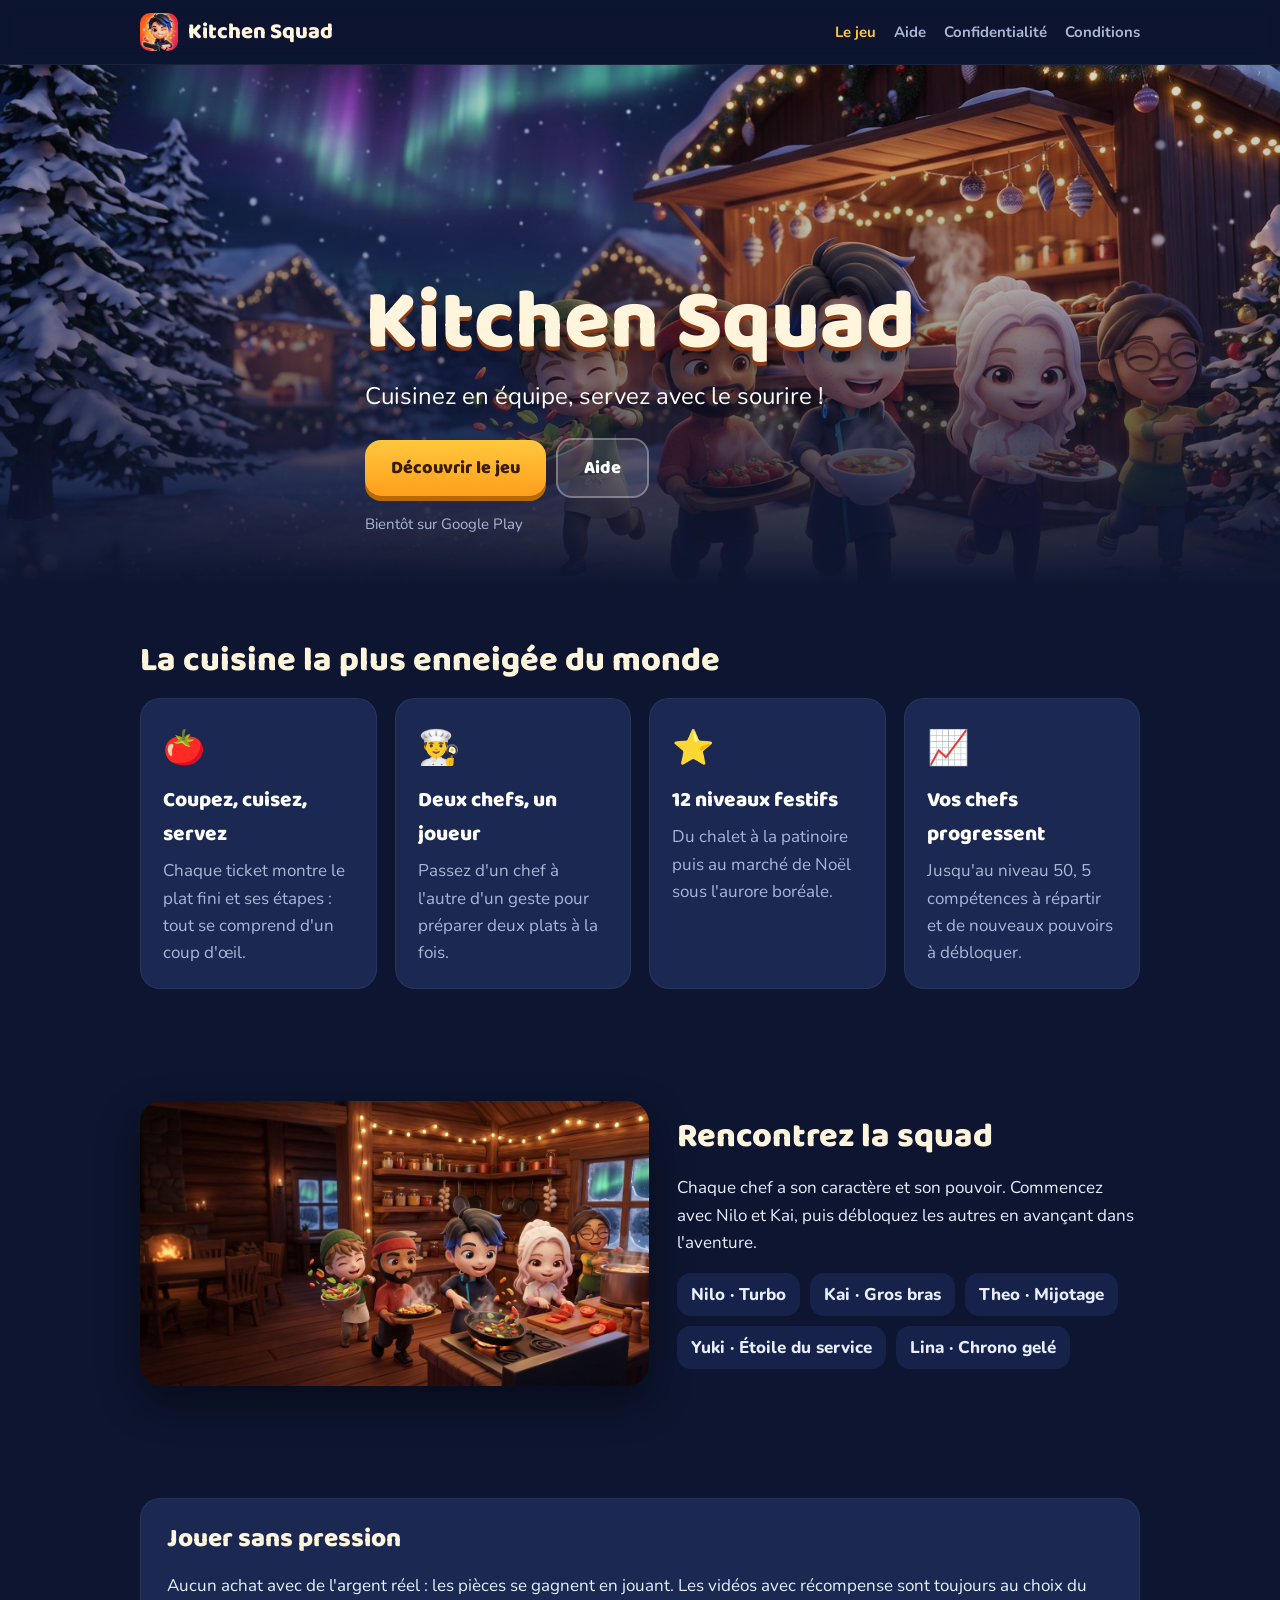
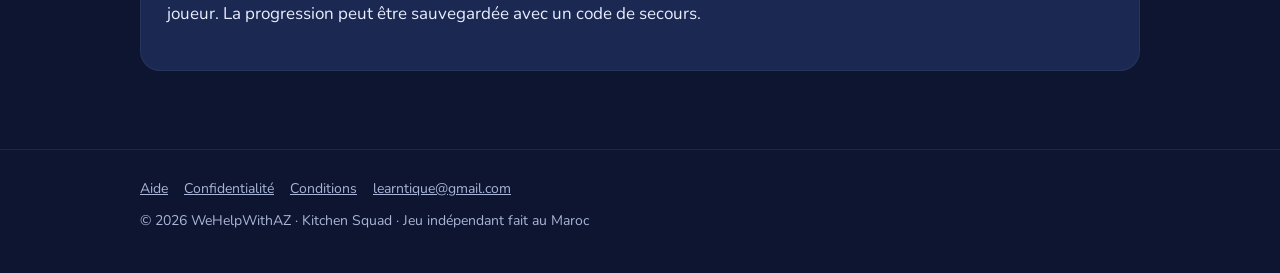
<file: index.html>
<!doctype html><html lang="fr"><head><meta charset="utf-8"><meta name="viewport" content="width=device-width,initial-scale=1"><link rel="icon" href="assets/favicon.png"><link rel="preconnect" href="https://fonts.googleapis.com"><link href="https://fonts.googleapis.com/css2?family=Baloo+2:wght@700;800&family=Nunito:wght@400;700;800&display=swap" rel="stylesheet"><link rel="stylesheet" href="assets/style.css"><title>Kitchen Squad · Cuisine en équipe</title><meta name="description" content="Kitchen Squad : jeu de cuisine coopératif au Pôle Nord. Coupez, cuisez, servez et devenez des chefs légendaires."></head><body>
<header class="top"><div class="wrap"><a class="brand" href="./"><img src="assets/icon.png" alt="">Kitchen Squad</a><nav><a href="./" class="on">Le jeu</a><a href="support.html" >Aide</a><a href="privacy.html" >Confidentialité</a><a href="terms.html" >Conditions</a></nav></div></header>
<div class="hero"><div class="wrap"><h1>Kitchen Squad</h1><p class="tag">Cuisinez en équipe, servez avec le sourire !</p><a class="btn" href="#jeu">Découvrir le jeu</a><a class="btn ghost" href="support.html">Aide</a><br><span class="soon">Bientôt sur Google Play</span></div></div>
<main>
<section id="jeu"><div class="wrap"><h2>La cuisine la plus enneigée du monde</h2><div class="grid">
<div class="feat"><div class="ico">🍅</div><h3>Coupez, cuisez, servez</h3><p>Chaque ticket montre le plat fini et ses étapes : tout se comprend d'un coup d'œil.</p></div>
<div class="feat"><div class="ico">👨‍🍳</div><h3>Deux chefs, un joueur</h3><p>Passez d'un chef à l'autre d'un geste pour préparer deux plats à la fois.</p></div>
<div class="feat"><div class="ico">⭐</div><h3>12 niveaux festifs</h3><p>Du chalet à la patinoire puis au marché de Noël sous l'aurore boréale.</p></div>
<div class="feat"><div class="ico">📈</div><h3>Vos chefs progressent</h3><p>Jusqu'au niveau 50, 5 compétences à répartir et de nouveaux pouvoirs à débloquer.</p></div>
</div></div></section>
<section><div class="wrap split"><img src="assets/kitchen.jpg" alt="Les chefs de Kitchen Squad en cuisine"><div><h2>Rencontrez la squad</h2><p>Chaque chef a son caractère et son pouvoir. Commencez avec Nilo et Kai, puis débloquez les autres en avançant dans l'aventure.</p><div class="chefs"><span class="chef">Nilo · Turbo</span><span class="chef">Kai · Gros bras</span><span class="chef">Theo · Mijotage</span><span class="chef">Yuki · Étoile du service</span><span class="chef">Lina · Chrono gelé</span></div></div></div></section>
<section><div class="wrap"><div class="card"><h2>Jouer sans pression</h2><p>Aucun achat avec de l'argent réel : les pièces se gagnent en jouant. Les vidéos avec récompense sont toujours au choix du joueur. La progression peut être sauvegardée avec un code de secours.</p></div></div></section>
</main><footer><div class="wrap"><a href="support.html">Aide</a><a href="privacy.html">Confidentialité</a><a href="terms.html">Conditions</a><a href="mailto:learntique@gmail.com">learntique@gmail.com</a><div style="margin-top:10px">© 2026 WeHelpWithAZ · Kitchen Squad · Jeu indépendant fait au Maroc</div></div></footer></body></html>
</file>
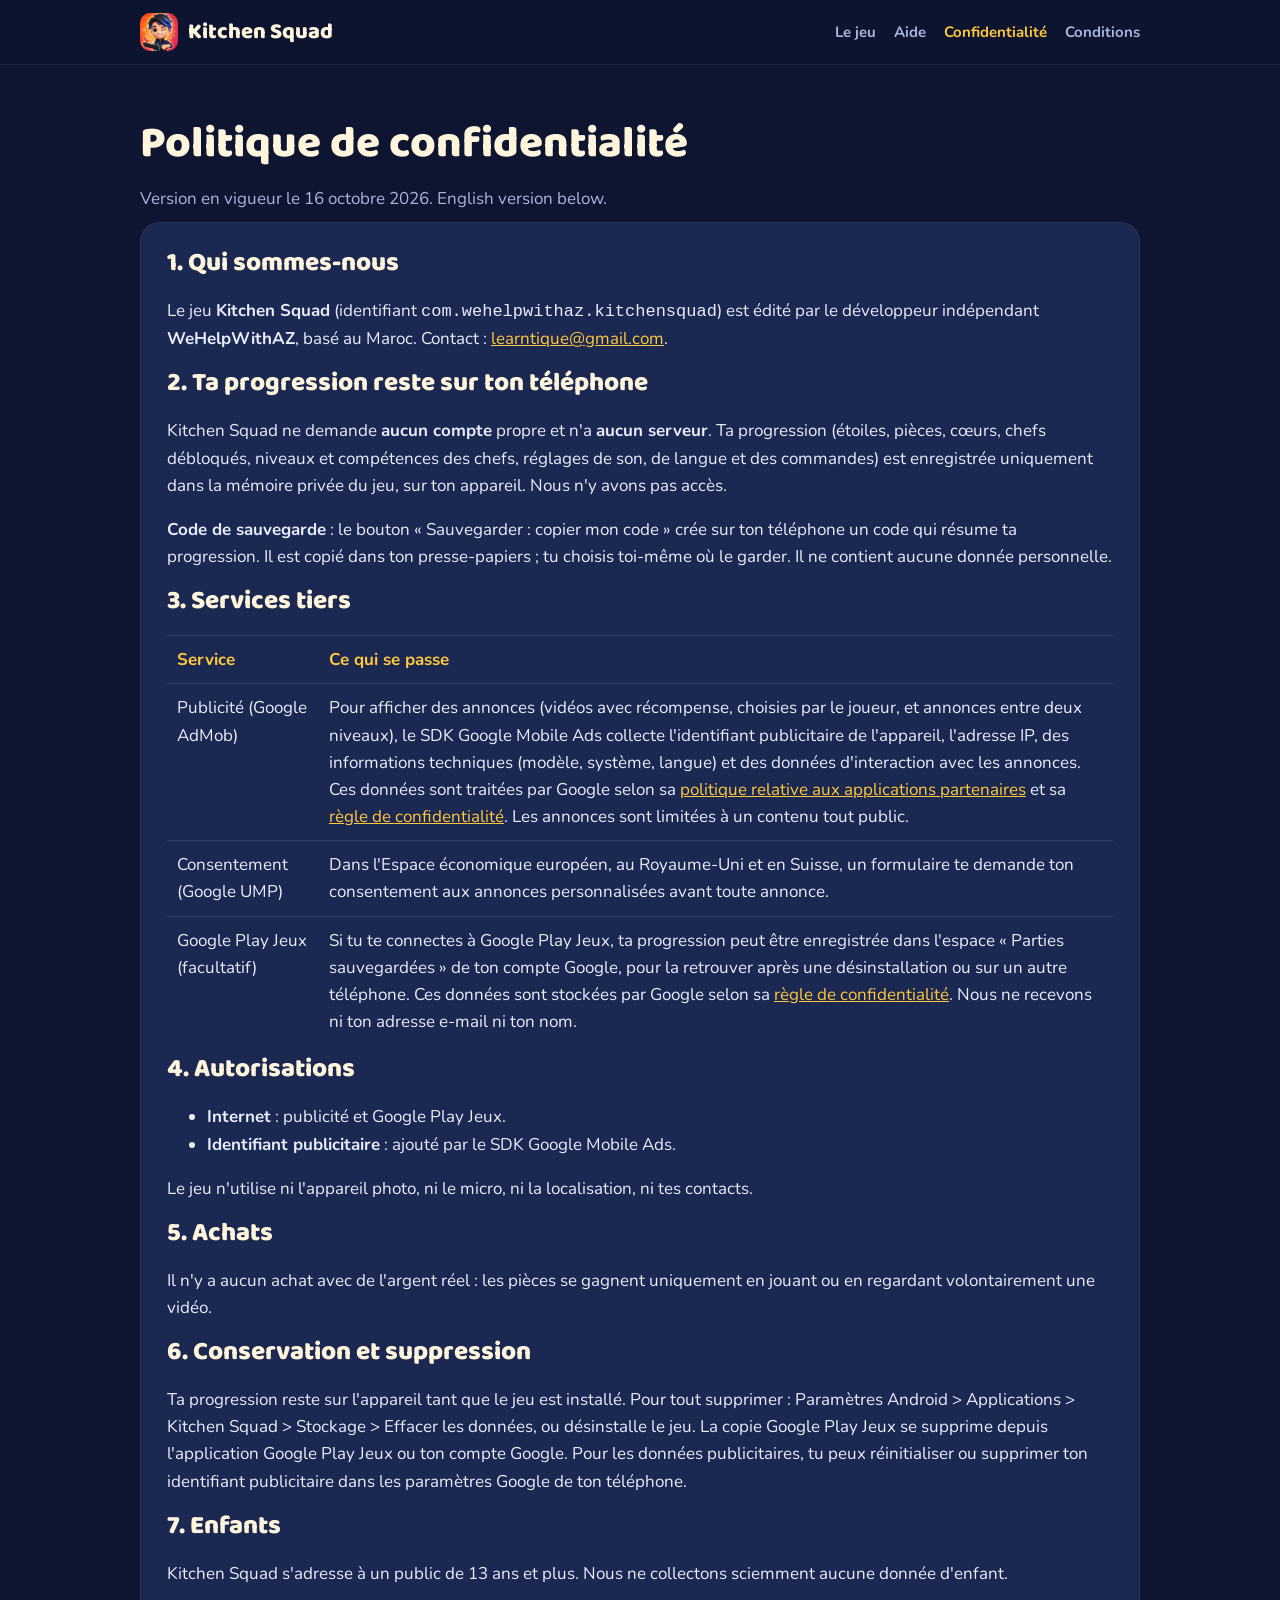
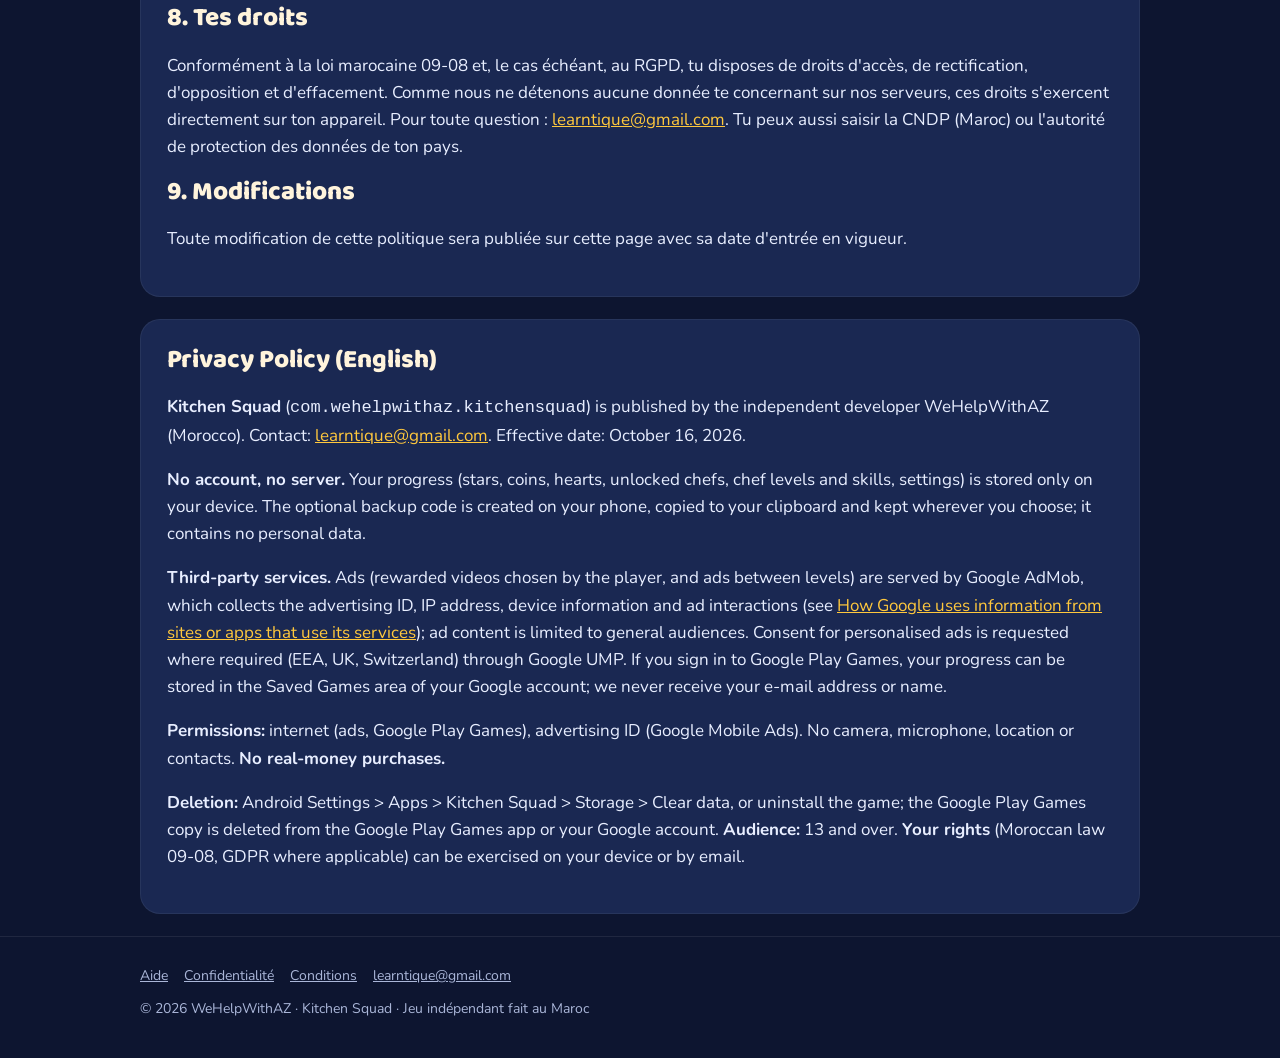
<file: privacy.html>
<!doctype html><html lang="fr"><head><meta charset="utf-8"><meta name="viewport" content="width=device-width,initial-scale=1"><link rel="icon" href="assets/favicon.png"><link rel="preconnect" href="https://fonts.googleapis.com"><link href="https://fonts.googleapis.com/css2?family=Baloo+2:wght@700;800&family=Nunito:wght@400;700;800&display=swap" rel="stylesheet"><link rel="stylesheet" href="assets/style.css"><title>Confidentialité · Kitchen Squad</title><meta name="description" content="Politique de confidentialité du jeu Kitchen Squad."></head><body><header class="top"><div class="wrap"><a class="brand" href="./"><img src="assets/icon.png" alt="">Kitchen Squad</a><nav><a href="./">Le jeu</a><a href="support.html">Aide</a><a href="privacy.html" class="on">Confidentialité</a><a href="terms.html">Conditions</a></nav></div></header><main class="wrap"><div class="page-head"><h1>Politique de confidentialité</h1><p>Version en vigueur le 16 octobre 2026. English version below.</p></div>
<div class="card">
<h2 style="margin-top:0">1. Qui sommes-nous</h2>
<p>Le jeu <strong>Kitchen Squad</strong> (identifiant <code>com.wehelpwithaz.kitchensquad</code>) est édité par le développeur indépendant <strong>WeHelpWithAZ</strong>, basé au Maroc. Contact : <a href="mailto:learntique@gmail.com">learntique@gmail.com</a>.</p>

<h2>2. Ta progression reste sur ton téléphone</h2>
<p>Kitchen Squad ne demande <strong>aucun compte</strong> propre et n'a <strong>aucun serveur</strong>. Ta progression (étoiles, pièces, cœurs, chefs débloqués, niveaux et compétences des chefs, réglages de son, de langue et des commandes) est enregistrée uniquement dans la mémoire privée du jeu, sur ton appareil. Nous n'y avons pas accès.</p>
<p><strong>Code de sauvegarde</strong> : le bouton « Sauvegarder : copier mon code » crée sur ton téléphone un code qui résume ta progression. Il est copié dans ton presse-papiers ; tu choisis toi-même où le garder. Il ne contient aucune donnée personnelle.</p>

<h2>3. Services tiers</h2>
<table>
<tr><th>Service</th><th>Ce qui se passe</th></tr>
<tr><td>Publicité (Google AdMob)</td><td>Pour afficher des annonces (vidéos avec récompense, choisies par le joueur, et annonces entre deux niveaux), le SDK Google Mobile Ads collecte l'identifiant publicitaire de l'appareil, l'adresse IP, des informations techniques (modèle, système, langue) et des données d'interaction avec les annonces. Ces données sont traitées par Google selon sa <a href="https://policies.google.com/technologies/partner-sites">politique relative aux applications partenaires</a> et sa <a href="https://policies.google.com/privacy">règle de confidentialité</a>. Les annonces sont limitées à un contenu tout public.</td></tr>
<tr><td>Consentement (Google UMP)</td><td>Dans l'Espace économique européen, au Royaume-Uni et en Suisse, un formulaire te demande ton consentement aux annonces personnalisées avant toute annonce.</td></tr>
<tr><td>Google Play Jeux (facultatif)</td><td>Si tu te connectes à Google Play Jeux, ta progression peut être enregistrée dans l'espace « Parties sauvegardées » de ton compte Google, pour la retrouver après une désinstallation ou sur un autre téléphone. Ces données sont stockées par Google selon sa <a href="https://policies.google.com/privacy">règle de confidentialité</a>. Nous ne recevons ni ton adresse e-mail ni ton nom.</td></tr>
</table>

<h2>4. Autorisations</h2>
<ul>
<li><strong>Internet</strong> : publicité et Google Play Jeux.</li>
<li><strong>Identifiant publicitaire</strong> : ajouté par le SDK Google Mobile Ads.</li>
</ul>
<p>Le jeu n'utilise ni l'appareil photo, ni le micro, ni la localisation, ni tes contacts.</p>

<h2>5. Achats</h2>
<p>Il n'y a aucun achat avec de l'argent réel : les pièces se gagnent uniquement en jouant ou en regardant volontairement une vidéo.</p>

<h2>6. Conservation et suppression</h2>
<p>Ta progression reste sur l'appareil tant que le jeu est installé. Pour tout supprimer : Paramètres Android &gt; Applications &gt; Kitchen Squad &gt; Stockage &gt; Effacer les données, ou désinstalle le jeu. La copie Google Play Jeux se supprime depuis l'application Google Play Jeux ou ton compte Google. Pour les données publicitaires, tu peux réinitialiser ou supprimer ton identifiant publicitaire dans les paramètres Google de ton téléphone.</p>

<h2>7. Enfants</h2>
<p>Kitchen Squad s'adresse à un public de 13 ans et plus. Nous ne collectons sciemment aucune donnée d'enfant.</p>

<h2>8. Tes droits</h2>
<p>Conformément à la loi marocaine 09-08 et, le cas échéant, au RGPD, tu disposes de droits d'accès, de rectification, d'opposition et d'effacement. Comme nous ne détenons aucune donnée te concernant sur nos serveurs, ces droits s'exercent directement sur ton appareil. Pour toute question : <a href="mailto:learntique@gmail.com">learntique@gmail.com</a>. Tu peux aussi saisir la CNDP (Maroc) ou l'autorité de protection des données de ton pays.</p>

<h2>9. Modifications</h2>
<p>Toute modification de cette politique sera publiée sur cette page avec sa date d'entrée en vigueur.</p>
</div>

<div class="card" lang="en">
<h2 style="margin-top:0">Privacy Policy (English)</h2>
<p><strong>Kitchen Squad</strong> (<code>com.wehelpwithaz.kitchensquad</code>) is published by the independent developer WeHelpWithAZ (Morocco). Contact: <a href="mailto:learntique@gmail.com">learntique@gmail.com</a>. Effective date: October 16, 2026.</p>
<p><strong>No account, no server.</strong> Your progress (stars, coins, hearts, unlocked chefs, chef levels and skills, settings) is stored only on your device. The optional backup code is created on your phone, copied to your clipboard and kept wherever you choose; it contains no personal data.</p>
<p><strong>Third-party services.</strong> Ads (rewarded videos chosen by the player, and ads between levels) are served by Google AdMob, which collects the advertising ID, IP address, device information and ad interactions (see <a href="https://policies.google.com/technologies/partner-sites">How Google uses information from sites or apps that use its services</a>); ad content is limited to general audiences. Consent for personalised ads is requested where required (EEA, UK, Switzerland) through Google UMP. If you sign in to Google Play Games, your progress can be stored in the Saved Games area of your Google account; we never receive your e-mail address or name.</p>
<p><strong>Permissions:</strong> internet (ads, Google Play Games), advertising ID (Google Mobile Ads). No camera, microphone, location or contacts. <strong>No real-money purchases.</strong></p>
<p><strong>Deletion:</strong> Android Settings &gt; Apps &gt; Kitchen Squad &gt; Storage &gt; Clear data, or uninstall the game; the Google Play Games copy is deleted from the Google Play Games app or your Google account. <strong>Audience:</strong> 13 and over. <strong>Your rights</strong> (Moroccan law 09-08, GDPR where applicable) can be exercised on your device or by email.</p>
</div>
</main><footer><div class="wrap"><a href="support.html">Aide</a><a href="privacy.html">Confidentialité</a><a href="terms.html">Conditions</a><a href="mailto:learntique@gmail.com">learntique@gmail.com</a><div style="margin-top:10px">© 2026 WeHelpWithAZ · Kitchen Squad · Jeu indépendant fait au Maroc</div></div></footer></body></html>
</file>
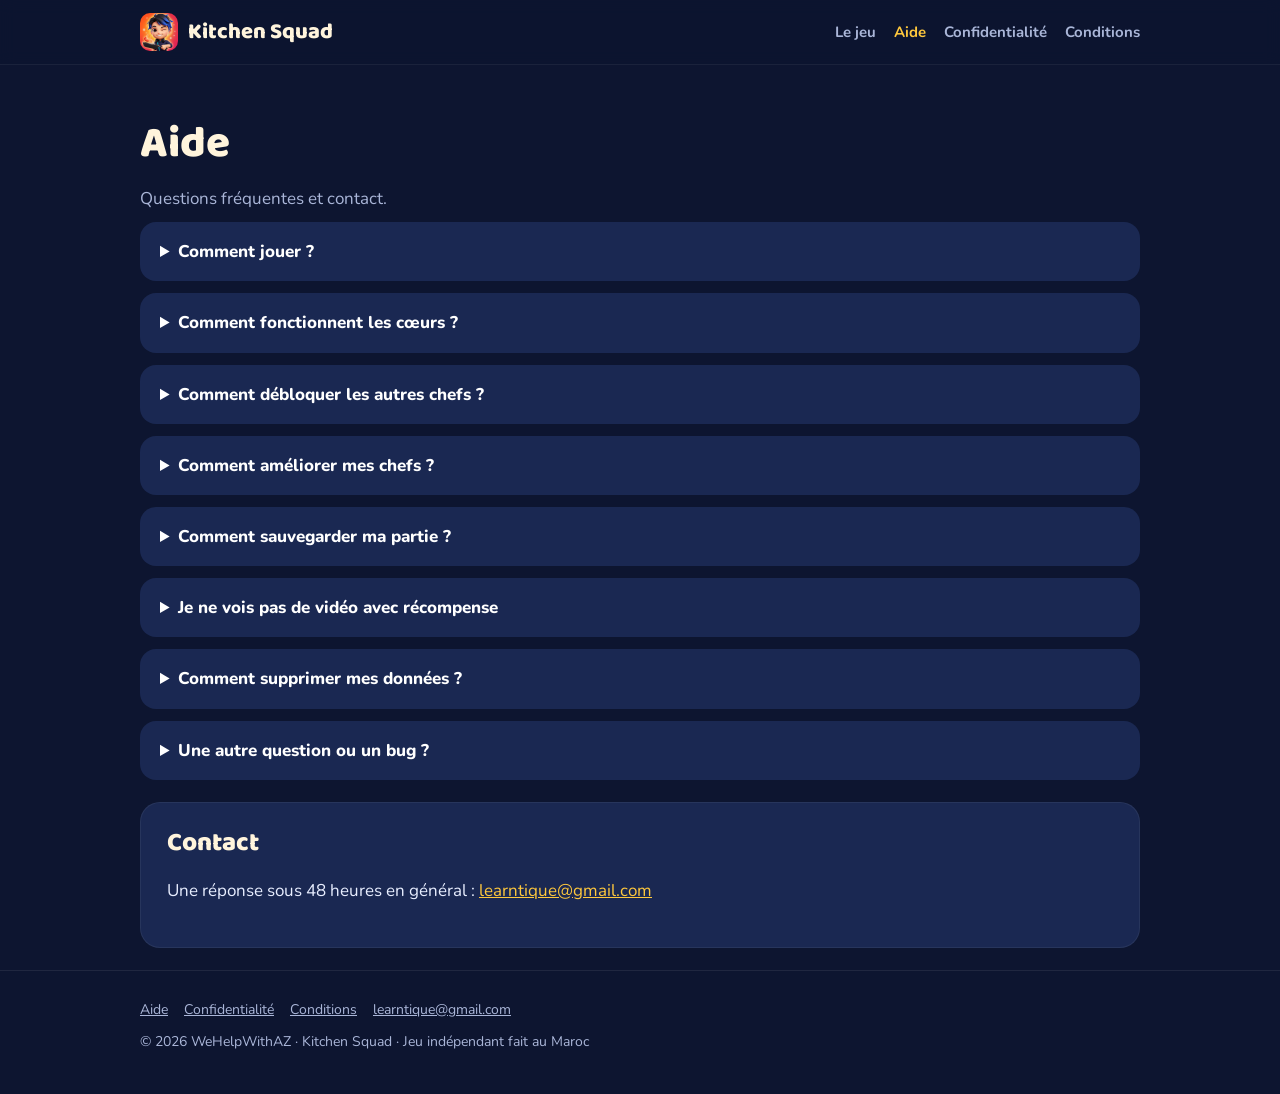
<file: support.html>
<!doctype html><html lang="fr"><head><meta charset="utf-8"><meta name="viewport" content="width=device-width,initial-scale=1"><link rel="icon" href="assets/favicon.png"><link rel="preconnect" href="https://fonts.googleapis.com"><link href="https://fonts.googleapis.com/css2?family=Baloo+2:wght@700;800&family=Nunito:wght@400;700;800&display=swap" rel="stylesheet"><link rel="stylesheet" href="assets/style.css"><title>Aide · Kitchen Squad</title><meta name="description" content="Aide et questions fréquentes du jeu Kitchen Squad."></head><body><header class="top"><div class="wrap"><a class="brand" href="./"><img src="assets/icon.png" alt="">Kitchen Squad</a><nav><a href="./">Le jeu</a><a href="support.html" class="on">Aide</a><a href="privacy.html">Confidentialité</a><a href="terms.html">Conditions</a></nav></div></header><main class="wrap"><div class="page-head"><h1>Aide</h1><p>Questions fréquentes et contact.</p></div><details><summary>Comment jouer ?</summary><p>Déplace ton chef avec le joystick à gauche. Le bouton main prend, pose et coupe ; le bouton course fait un sprint ; le bouton rond change de chef. Suis les tickets à gauche : ils montrent le plat fini et ses étapes.</p></details><details><summary>Comment fonctionnent les cœurs ?</summary><p>Les niveaux 1 à 3 sont gratuits. Ensuite, chaque partie coûte 1 cœur, rendu si tu fais 3 étoiles. Un cœur revient tout seul toutes les 30 minutes, et une vidéo au choix peut en rendre.</p></details><details><summary>Comment débloquer les autres chefs ?</summary><p>Theo, Yuki et Lina se débloquent en avançant dans l'aventure, puis s'achètent avec les pièces gagnées en jouant. Rien ne s'achète avec de l'argent réel.</p></details><details><summary>Comment améliorer mes chefs ?</summary><p>Joue avec un chef pour lui faire gagner de l'expérience. À chaque niveau, il reçoit 5 points à placer dans « Compétences ». Avant de valider, « − » rend le point gratuitement ; après, la réinitialisation coûte 300 pièces.</p></details><details><summary>Comment sauvegarder ma partie ?</summary><p>Accueil > Mode Histoire > « Sauvegarder : copier mon code ». Garde ce code dans tes notes ou un e-mail. Après une réinstallation, colle-le dans « Charger une partie ».</p></details><details><summary>Je ne vois pas de vidéo avec récompense</summary><p>Les vidéos ne s'affichent que si une annonce est disponible et si ta connexion internet fonctionne. Réessaie un peu plus tard.</p></details><details><summary>Comment supprimer mes données ?</summary><p>Paramètres Android > Applications > Kitchen Squad > Stockage > Effacer les données, ou désinstalle le jeu. Plus de détails dans la page Confidentialité.</p></details><details><summary>Une autre question ou un bug ?</summary><p>Écris-nous à learntique@gmail.com avec le modèle de ton téléphone et une capture d'écran si possible.</p></details><div class="card" style="margin-top:22px"><h2 style="margin-top:0">Contact</h2><p>Une réponse sous 48 heures en général : <a href="mailto:learntique@gmail.com">learntique@gmail.com</a></p></div></main><footer><div class="wrap"><a href="support.html">Aide</a><a href="privacy.html">Confidentialité</a><a href="terms.html">Conditions</a><a href="mailto:learntique@gmail.com">learntique@gmail.com</a><div style="margin-top:10px">© 2026 WeHelpWithAZ · Kitchen Squad · Jeu indépendant fait au Maroc</div></div></footer></body></html>
</file>
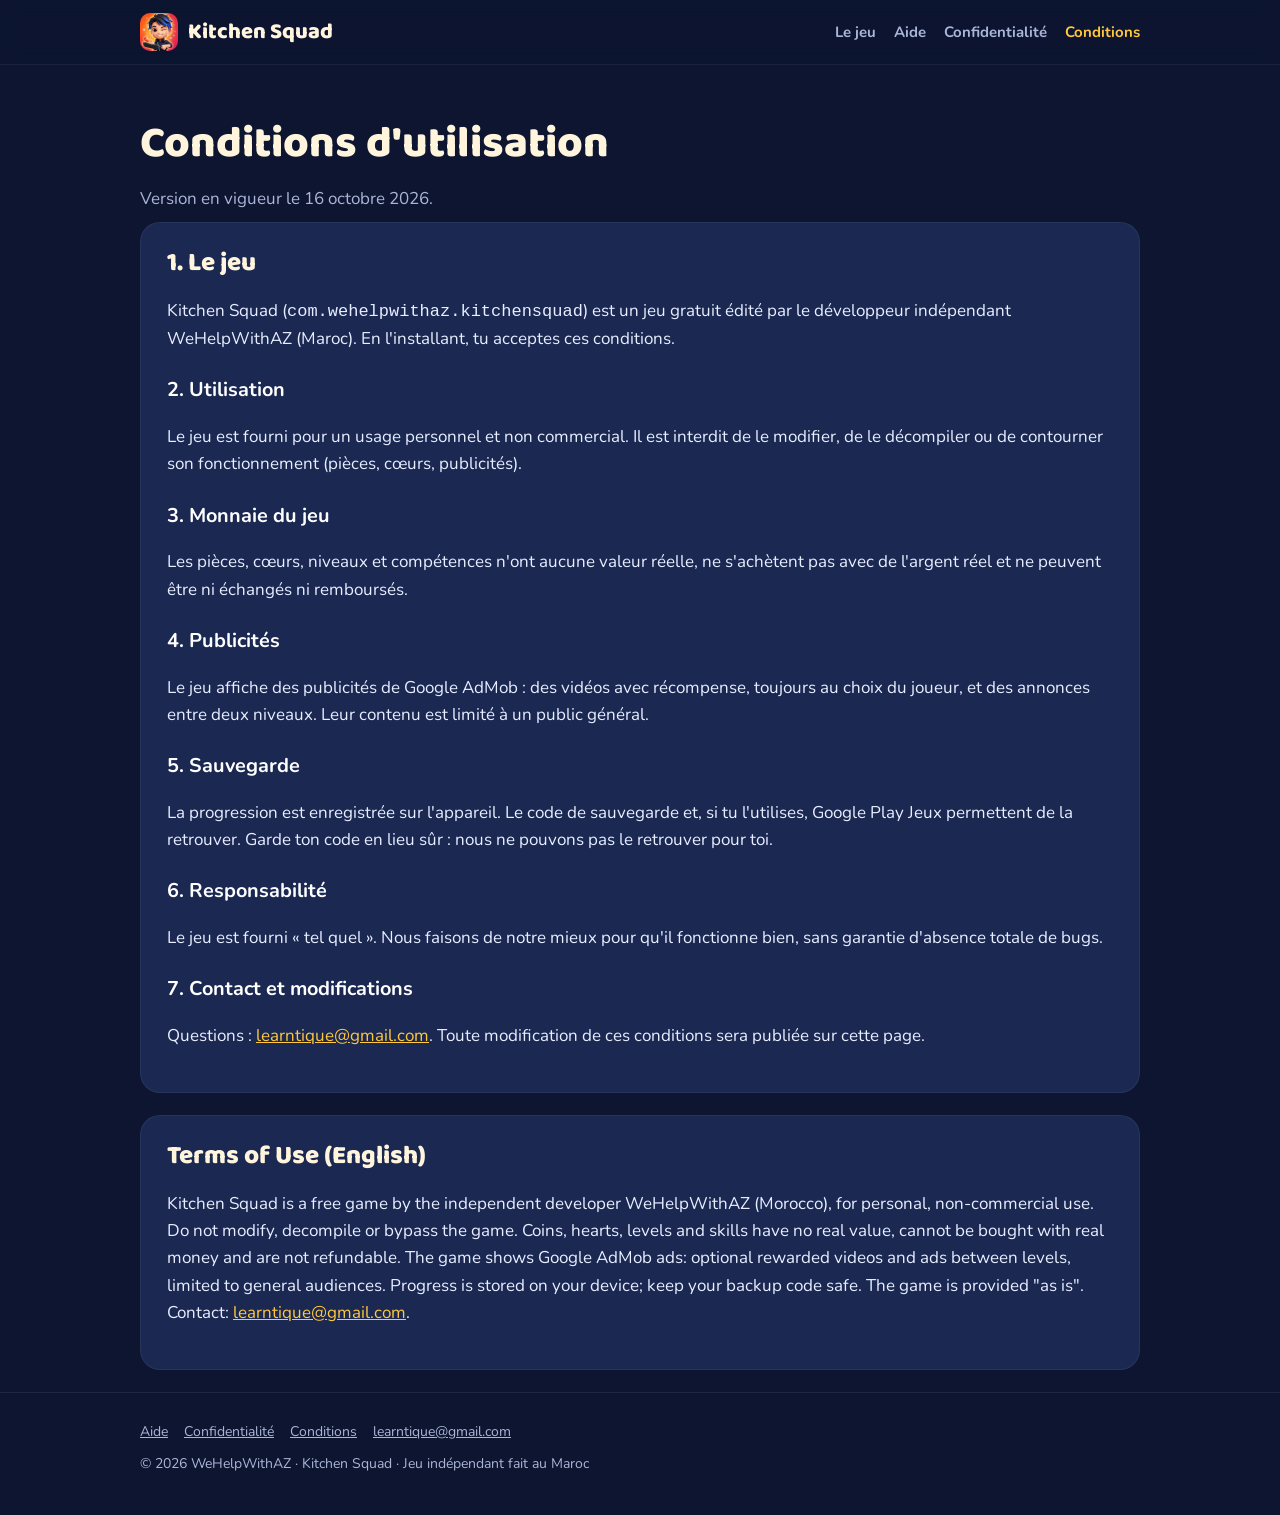
<file: terms.html>
<!doctype html><html lang="fr"><head><meta charset="utf-8"><meta name="viewport" content="width=device-width,initial-scale=1"><link rel="icon" href="assets/favicon.png"><link rel="preconnect" href="https://fonts.googleapis.com"><link href="https://fonts.googleapis.com/css2?family=Baloo+2:wght@700;800&family=Nunito:wght@400;700;800&display=swap" rel="stylesheet"><link rel="stylesheet" href="assets/style.css"><title>Conditions · Kitchen Squad</title><meta name="description" content="Conditions d'utilisation du jeu Kitchen Squad."></head><body><header class="top"><div class="wrap"><a class="brand" href="./"><img src="assets/icon.png" alt="">Kitchen Squad</a><nav><a href="./">Le jeu</a><a href="support.html">Aide</a><a href="privacy.html">Confidentialité</a><a href="terms.html" class="on">Conditions</a></nav></div></header><main class="wrap"><div class="page-head"><h1>Conditions d'utilisation</h1><p>Version en vigueur le 16 octobre 2026.</p></div><div class="card"><h2 style="margin-top:0">1. Le jeu</h2><p>Kitchen Squad (<code>com.wehelpwithaz.kitchensquad</code>) est un jeu gratuit édité par le développeur indépendant WeHelpWithAZ (Maroc). En l'installant, tu acceptes ces conditions.</p>
<h3>2. Utilisation</h3><p>Le jeu est fourni pour un usage personnel et non commercial. Il est interdit de le modifier, de le décompiler ou de contourner son fonctionnement (pièces, cœurs, publicités).</p>
<h3>3. Monnaie du jeu</h3><p>Les pièces, cœurs, niveaux et compétences n'ont aucune valeur réelle, ne s'achètent pas avec de l'argent réel et ne peuvent être ni échangés ni remboursés.</p>
<h3>4. Publicités</h3><p>Le jeu affiche des publicités de Google AdMob : des vidéos avec récompense, toujours au choix du joueur, et des annonces entre deux niveaux. Leur contenu est limité à un public général.</p>
<h3>5. Sauvegarde</h3><p>La progression est enregistrée sur l'appareil. Le code de sauvegarde et, si tu l'utilises, Google Play Jeux permettent de la retrouver. Garde ton code en lieu sûr : nous ne pouvons pas le retrouver pour toi.</p>
<h3>6. Responsabilité</h3><p>Le jeu est fourni « tel quel ». Nous faisons de notre mieux pour qu'il fonctionne bien, sans garantie d'absence totale de bugs.</p>
<h3>7. Contact et modifications</h3><p>Questions : <a href="mailto:learntique@gmail.com">learntique@gmail.com</a>. Toute modification de ces conditions sera publiée sur cette page.</p></div>
<div class="card" lang="en"><h2 style="margin-top:0">Terms of Use (English)</h2><p>Kitchen Squad is a free game by the independent developer WeHelpWithAZ (Morocco), for personal, non-commercial use. Do not modify, decompile or bypass the game. Coins, hearts, levels and skills have no real value, cannot be bought with real money and are not refundable. The game shows Google AdMob ads: optional rewarded videos and ads between levels, limited to general audiences. Progress is stored on your device; keep your backup code safe. The game is provided "as is". Contact: <a href="mailto:learntique@gmail.com">learntique@gmail.com</a>.</p></div></main><footer><div class="wrap"><a href="support.html">Aide</a><a href="privacy.html">Confidentialité</a><a href="terms.html">Conditions</a><a href="mailto:learntique@gmail.com">learntique@gmail.com</a><div style="margin-top:10px">© 2026 WeHelpWithAZ · Kitchen Squad · Jeu indépendant fait au Maroc</div></div></footer></body></html>
</file>
<file: assets/style.css>
:root{--night:#0d1530;--night2:#16224a;--gold:#ffc83d;--gold2:#ff9f1c;--cream:#fff4dc;--ink:#e8eeff;--muted:#aab6d8;--card:#1a2852;--red:#e5484d;--green:#3fbf6a}
*{box-sizing:border-box}
html{scroll-behavior:smooth}
body{margin:0;background:var(--night);color:var(--ink);font:17px/1.6 "Nunito",system-ui,sans-serif}
a{color:var(--gold)}
.wrap{max-width:1040px;margin:0 auto;padding:0 20px}
header.top{position:sticky;top:0;z-index:5;background:rgba(13,21,48,.92);backdrop-filter:blur(8px);border-bottom:1px solid rgba(255,255,255,.06)}
header.top .wrap{display:flex;align-items:center;justify-content:space-between;height:64px;gap:12px}
.brand{display:flex;align-items:center;gap:10px;font:800 22px "Baloo 2",sans-serif;color:var(--cream);text-decoration:none}
.brand img{width:38px;height:38px;border-radius:10px}
nav a{color:var(--muted);text-decoration:none;margin-left:18px;font-weight:700;font-size:15px}
nav a:hover,nav a.on{color:var(--gold)}
.hero{position:relative;min-height:520px;display:flex;align-items:flex-end;background:url(hero.jpg) center/cover}
.hero::before{content:"";position:absolute;inset:0;background:linear-gradient(180deg,rgba(13,21,48,.15) 0%,rgba(13,21,48,.35) 45%,var(--night) 100%)}
.hero .wrap{position:relative;padding-bottom:48px}
.hero h1{font:800 clamp(44px,8vw,84px)/1 "Baloo 2",sans-serif;margin:0;color:var(--cream);text-shadow:0 4px 0 #8c3c14,0 10px 24px rgba(0,0,0,.5)}
.hero p.tag{font-size:clamp(18px,2.6vw,24px);margin:12px 0 22px;color:#fff;text-shadow:0 2px 8px rgba(0,0,0,.6)}
.btn{display:inline-block;padding:14px 26px;border-radius:16px;font:800 18px "Baloo 2",sans-serif;text-decoration:none;color:#3a1d00;background:linear-gradient(180deg,var(--gold),var(--gold2));box-shadow:0 5px 0 #b86a00}
.btn.ghost{background:rgba(255,255,255,.12);color:#fff;box-shadow:none;border:2px solid rgba(255,255,255,.3);margin-left:10px}
.soon{display:inline-block;margin-top:14px;color:var(--muted);font-size:15px}
section{padding:56px 0}
h2{font:800 34px/1.15 "Baloo 2",sans-serif;color:var(--cream);margin:0 0 18px}
.grid{display:grid;grid-template-columns:repeat(auto-fit,minmax(230px,1fr));gap:18px}
.feat{background:var(--card);border-radius:20px;padding:22px;border:1px solid rgba(255,255,255,.06)}
.feat .ico{font-size:34px}
.feat h3{font:800 21px "Baloo 2",sans-serif;margin:8px 0 6px;color:#fff}
.feat p{margin:0;color:var(--muted)}
.split{display:grid;grid-template-columns:1.1fr 1fr;gap:28px;align-items:center}
.split img{width:100%;border-radius:22px;box-shadow:0 16px 40px rgba(0,0,0,.45)}
.chefs{display:flex;flex-wrap:wrap;gap:10px;margin-top:12px}
.chef{background:var(--night2);border-radius:14px;padding:8px 14px;font-weight:800}
.card{background:var(--card);border-radius:20px;padding:26px;margin-bottom:22px;border:1px solid rgba(255,255,255,.06)}
.card h2{font-size:26px}.card h3{color:#fff;margin:22px 0 6px}
table{width:100%;border-collapse:collapse;margin:10px 0}
td,th{border-top:1px solid rgba(255,255,255,.1);padding:10px;text-align:left;vertical-align:top}
th{color:var(--gold)}
.page-head{padding:44px 0 10px}.page-head h1{font:800 44px "Baloo 2",sans-serif;margin:0;color:var(--cream)}.page-head p{color:var(--muted);margin:6px 0 0}
details{background:var(--card);border-radius:16px;padding:16px 20px;margin-bottom:12px}
summary{font-weight:800;cursor:pointer;color:#fff}
footer{border-top:1px solid rgba(255,255,255,.08);padding:28px 0 40px;color:var(--muted);font-size:14px}
footer a{color:var(--muted);margin-right:16px}
@media(max-width:760px){.split{grid-template-columns:1fr}nav a{margin-left:10px;font-size:14px}.hero{min-height:440px}.btn.ghost{margin:10px 0 0}}
</file>
